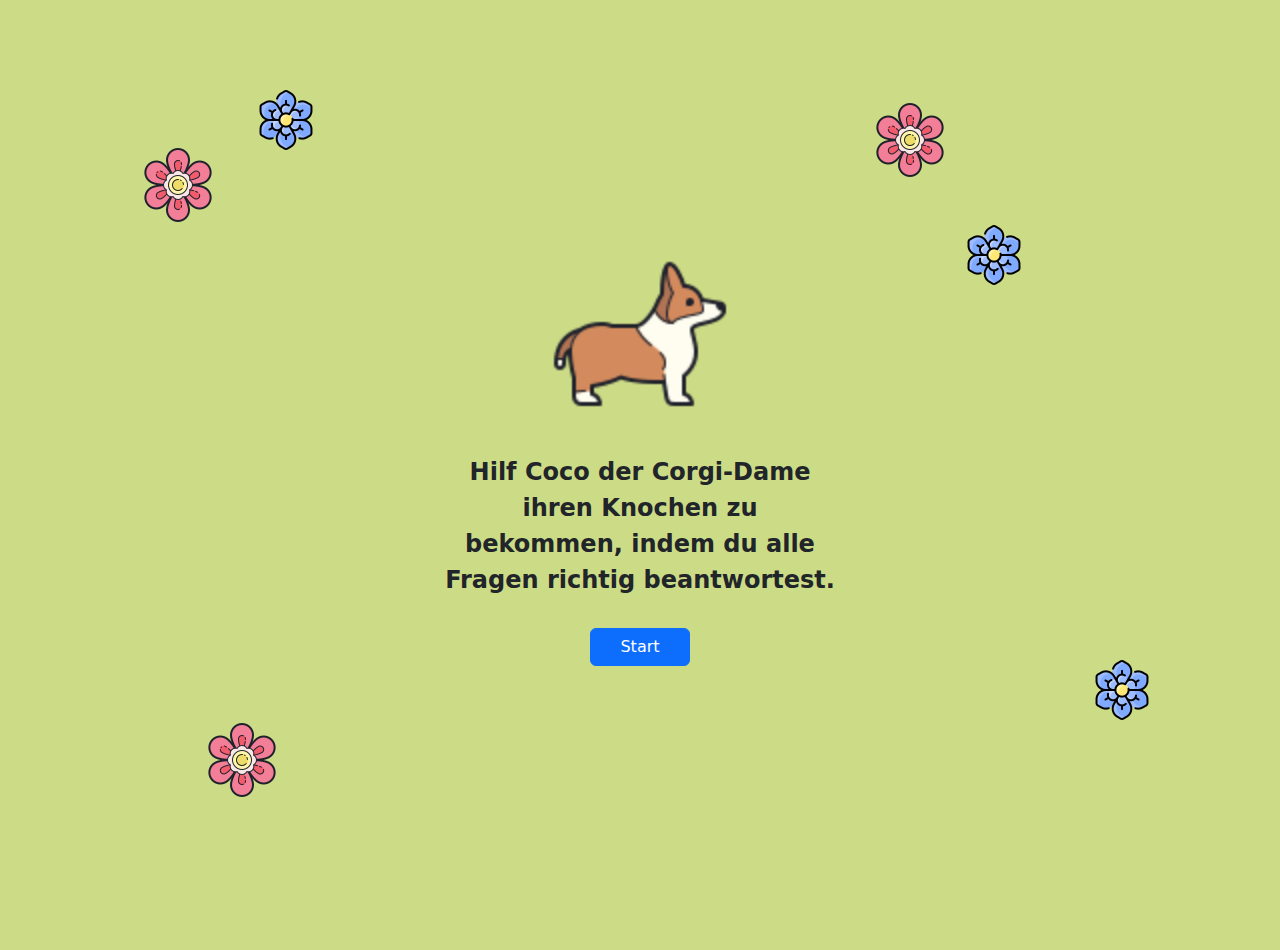
<file: index.html>
<!DOCTYPE html>
<html lang="en">

<head>
    <meta charset="UTF-8">
    <meta name="viewport" content="width=device-width, initial-scale=1.0">
    <title>Quizz App</title>
    <link rel="icon" href="./assets/img/icon-corgi.png" type="img/png" id="favicon">

    <link rel="stylesheet" href="./css/style.css">
    <link rel="stylesheet" href="./css/responsive.css">

    <script src="./script/questions.js"></script>
    <script src="./script/script.js"></script>

    <!-- Bootstrap file -->
    <link href="https://cdn.jsdelivr.net/npm/bootstrap@5.3.3/dist/css/bootstrap.min.css" rel="stylesheet"
        integrity="sha384-QWTKZyjpPEjISv5WaRU9OFeRpok6YctnYmDr5pNlyT2bRjXh0JMhjY6hW+ALEwIH" crossorigin="anonymous">
    <script src="https://cdn.jsdelivr.net/npm/bootstrap@5.3.3/dist/js/bootstrap.bundle.min.js"
        integrity="sha384-YvpcrYf0tY3lHB60NNkmXc5s9fDVZLESaAA55NDzOxhy9GkcIdslK1eN7N6jIeHz"
        crossorigin="anonymous"></script>

</head>

<body>

    <div class="start-menu" id="startMenu">
        <div class="max-width">
            <img src="./assets/img/icon-corgi.png" class="corgi-start-menu">
            <img src="./assets/img/flower-blue.png" class="flower-blue-1">
            <img src="./assets/img/flower-blue.png" class="flower-blue-2">
            <img src="./assets/img/flower-blue.png" class="flower-blue-3">
            <img src="./assets/img/flower-rose.png" class="flower-rose-1">
            <img src="./assets/img/flower-rose.png" class="flower-rose-2">
            <img src="./assets/img/flower-rose.png" class="flower-rose-3">
            <span>Hilf Coco der Corgi-Dame ihren Knochen zu bekommen, indem du alle Fragen richtig beantwortest.</span>
            <button onclick="startQuizz()" class="btn btn-primary start-button">Start</button>
        </div>
    </div>

    <nav class="navbar bg-body-tertiary">
        <div class="container-fluid">
            <span class="navbar-brand mb-0 h1">Quizz App</span>
            <span class="impressum-privacy-policy"><a href="./impressum.html">Impressum</a> | <a href="./privacy-policy.html">Datenschutz</a></span>
        </div>
    </nav>

    <div class="container">

        <div class="card quiz-card">

            <div id="cardImgTopContainer">
                <img src="./assets/img/quiz.jpg" class="card-img-top">
            </div>

            <div class="progress">
                <div id="progressBar" class="progress-bar" role="progressbar" style="width: 20%;" aria-valuenow="0" aria-valuemin="0">0%</div>
            </div>

            <div class="card-body card-body-endscreen" id="endScreen" style="display: none;">
                <div class="text-container-endscreen">
                    <div class="text-center final-headline" id="endScreenText">
                    </div>
                    <div class="text-center">
                        Du hast <b id="amountOfRightQuestions">XXX</b> Frage/n von <b id="amountOfQuestions">XXX</b> richtig beantwortet.
                    </div>
                </div>
                <div class="button-row">
                    <button onclick="restartGame()" class="btn btn-primary">Erneut spielen</button>
                </div>
            </div>

            <div class="card-body" id="questionBody">
                <h5 class="card-title" id="questionText">Frage</h5>

                <div class="card quiz-answer-card mb-2" onclick="answer('answer_1')">
                    <div class="card-body" id="answer_1">
                        Antwort
                    </div>
                </div>

                <div class="card quiz-answer-card mb-2" onclick="answer('answer_2')">
                    <div class="card-body" id="answer_2">
                        Antwort
                    </div>
                </div>

                <div class="card quiz-answer-card mb-2" onclick="answer('answer_3')">
                    <div class="card-body" id="answer_3">
                        Antwort
                    </div>
                </div>

                <div class="card quiz-answer-card mb-2" onclick="answer('answer_4')">
                    <div class="card-body" id="answer_4">
                        Antwort
                    </div>
                </div>

                <div class="question-footer">
                    <span>
                        <b id="questionNumber">1</b> von <b id="allQuestions">5</b> Fragen
                    </span>
                    <button class="btn btn-primary" id="nextButton" onclick="nextQuestion()" disabled>Nächste
                        Frage</button>
                </div>

            </div>
        </div>
    </div>

</body>

</html>
</file>
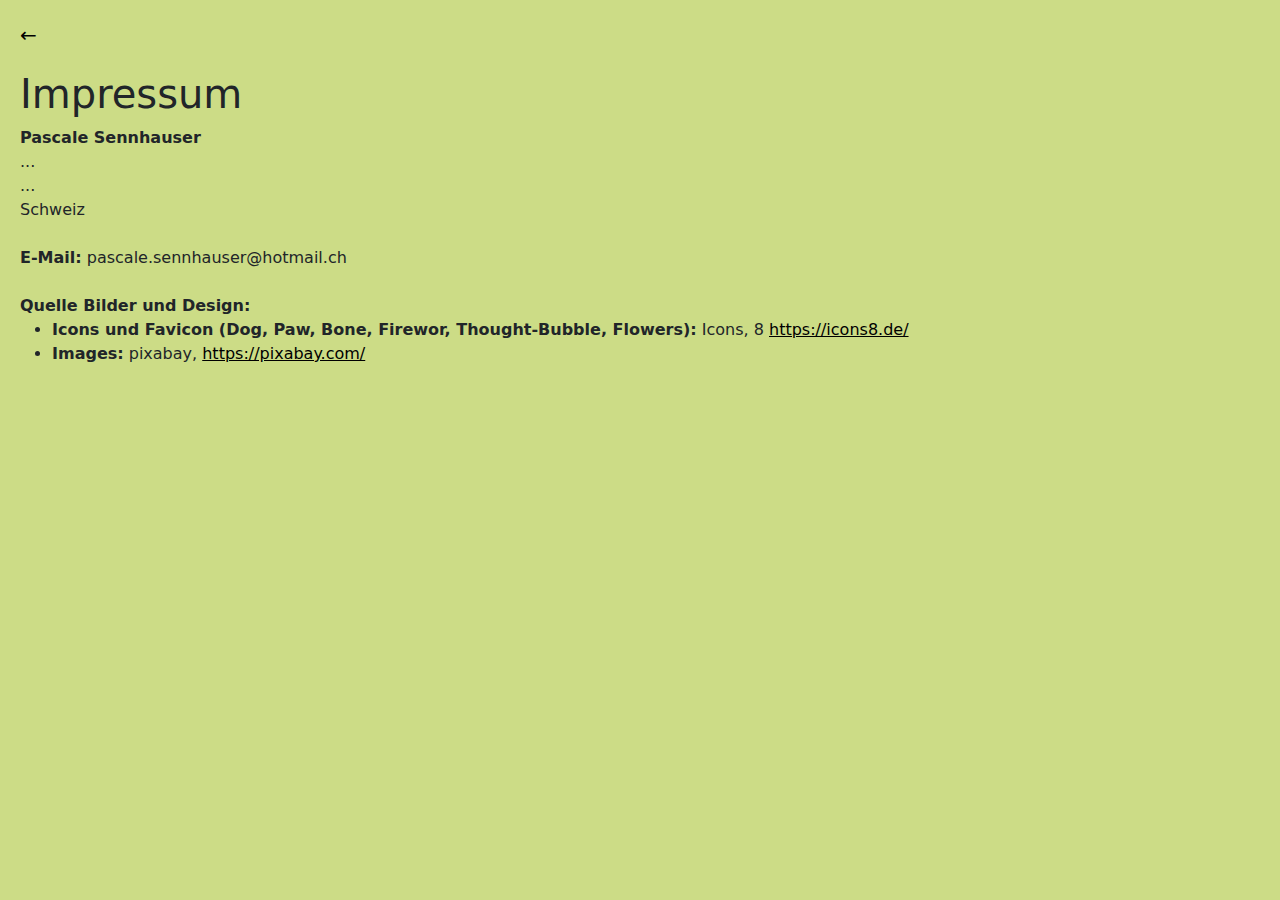
<file: impressum.html>
<!DOCTYPE html>
<html lang="en">

<head>
    <meta charset="UTF-8">
    <meta name="viewport" content="width=device-width, initial-scale=1.0">
    <title>Impressum</title>
    <link rel="icon" href="./assets/img/icon-corgi.png" type="img/png" id="favicon">

    <link rel="stylesheet" href="./css/style.css">
    <link rel="stylesheet" href="./css/responsive.css">

    <!-- Bootstrap file -->
    <link href="https://cdn.jsdelivr.net/npm/bootstrap@5.3.3/dist/css/bootstrap.min.css" rel="stylesheet"
        integrity="sha384-QWTKZyjpPEjISv5WaRU9OFeRpok6YctnYmDr5pNlyT2bRjXh0JMhjY6hW+ALEwIH" crossorigin="anonymous">
    <script src="https://cdn.jsdelivr.net/npm/bootstrap@5.3.3/dist/js/bootstrap.bundle.min.js"
        integrity="sha384-YvpcrYf0tY3lHB60NNkmXc5s9fDVZLESaAA55NDzOxhy9GkcIdslK1eN7N6jIeHz"
        crossorigin="anonymous"></script>
</head>

<body>
    <div class="back-arrow"><a href="./index.html">←</a></div>
    <div class="impressum-container">
        <h1>Impressum</h1>
        <b>Pascale Sennhauser</b><br>
        ...<br>
        ...<br>
        Schweiz<br><br>
        <b>E-Mail:</b> pascale.sennhauser@hotmail.ch<br><br>
        <b>Quelle Bilder und Design: </b>
        <ul>
            <li><b>Icons und Favicon (Dog, Paw, Bone, Firewor, Thought-Bubble, Flowers):</b> Icons, 8 <a
                    href="https://icons8.de/">https://icons8.de/</a></li>
            <li><b>Images:</b> pixabay, <a href="https://pixabay.com/">https://pixabay.com/</a></li>
        </ul>
    </div>
</body>

</html>
</file>
<file: css/style.css>
body {
    background-color: #CCDC86 !important;
}

/* start menu */

.start-menu {
    position: fixed;
    top: 0;
    left: 0;
    right: 0;
    bottom: 0;
    z-index: 100;
    background-color: #CCDC86;
    display: flex;
    justify-content: center;
    align-items: center;
}

.max-width {
    max-width: 1440px;
    width: 100vw;
    height: 100vh;
    display: flex;
    flex-direction: column;
    align-items: center;
    justify-content: center;
    position: relative;
}

.corgi-start-menu {
    height: 200px;
    margin-bottom: 20px;
}

.start-menu span {
    width: 400px;
    text-align: center;
    margin-bottom: 30px;
    font-weight: bold;
    font-size: 24px;
}

.start-button {
    width: 100px;
}

.flower-blue-1 {
    position: absolute;
    top: 10vh;
    left: 20vw;
}

.flower-blue-2 {
    position: absolute;
    right: 20vw;
    top: 25vh;
}

.flower-blue-3 {
    position: absolute;
    right: 10vw;
    bottom: 20vh;
}

.flower-rose-1 {
    position: absolute;
    right: 25vw;
    top: 10vh;
}

.flower-rose-2 {
    position: absolute;
    left: 10vw;
    top: 15vh;
}

.flower-rose-3 {
    position: absolute;
    left: 15vw;
    bottom: 10vh;
}

/* navbar */

.impressum-privacy-policy a {
    color: black;
    text-decoration: none;
}

.impressum-privacy-policy a:hover {
    text-decoration: underline;
}

/* impressum and privacy-policy */

.back-arrow {
    margin: 20px;
}

.back-arrow a {
    text-decoration: none;
    color: black;
    font-size: 20px;
}

.back-arrow a:hover {
    text-decoration: underline;
}

.impressum-container,
.datenschutz-container {
    margin: 0 20px 20px 20px;
}

.impressum-container li a {
    color: black;
}

/* container */

.container {
    min-height: 100vh;
    display: flex;
    align-items: center;
    justify-content: center;
}

.quiz-card {
    width: 30rem;
    min-height: 670px;
}

#cardImgTopContainer {
    height: 269.25px;
}

.card-title {
    min-height: 48px;
}

.question-footer {
    border-top: 1px solid rgba(0, 0, 0, 0.4);
    display: flex;
    justify-content: space-between;
    align-items: center;
    padding-top: 12px;
}

.quiz-answer-card:hover {
    cursor: pointer;
    background-color: rgba(126, 232, 235, 0.3);
}

.bg-success,
.bg-danger {
    color: white !important;
}

/* endscreen */

/* win-screen */

.card-img-top-container-winscreen {
    height: 100%;
    display: flex;
    flex-direction: column;
    justify-content: space-between;
    align-items: center;
}

.firework-container {
    width: 100%;
    display: flex;
    justify-content: space-between;
    padding: 8px 8px 0 8px;
}

.firework {
    height: 100px;
}

.dog-bone-container {
    display: flex;
    align-items: flex-end;
}

.winscreen-corgi {
    height: 150px;
}

.winscreen-bone {
    height: 70px;
    margin-bottom: 10px;
}

/* loose-screen */

.card-img-top-container-loosescreen {
    height: 100%;
    display: flex;
    justify-content: center;
    align-items: end;
    padding-bottom: 20px;
}

.loosescreen-corgi {
    height: 150px;
}

.thought-container {
    position: relative;
    width: 100px;
    height: 100px;
    margin-bottom: 100px;
}

.loosescreen-thought-bubble {
    height: 100px;
}

.loosescreen-bone {
    position: absolute;
    left: 25px;
    top: 12px;
    height: 50px;
}

/* text and button endscreen */

.card-body-endscreen {
    display: flex;
    flex-direction: column;
    justify-content: space-between;
}

.text-container-endscreen {
    padding-top: 40px;
}

.button-row {
    display: flex;
    justify-content: flex-end;
    padding-right: 20px;
}

/* generische Klassen */

.width-100 {
    width: 100%;
}

.text-center {
    text-align: center;
}
</file>
<file: css/responsive.css>
@media (max-width: 550px) {
    /* start menu*/

    .start-menu span {
        width: 250px;
        font-size: 18px;
    }

    .flower-blue-1 {
        top: 1vh;
    }
    
    .flower-blue-2 {
        display: none;
    }
    
    .flower-blue-3 {
        bottom: 1vh;
    }
    
    .flower-rose-1 {
        top: 2vh;
    }
    
    .flower-rose-2 {
        display: none;
    }
    
    .flower-rose-3 {
        bottom: 1vh;
        left: 2vh;
    }

    /* impressum and privacy-policy */

    .back-arrow {
        margin: 8px 8px 20px 8px;
    }

    .impressum-container,
    .datenschutz-container {
        margin: 0 8px 8px 8px;
    }

    .datenschutz-container h1 {
        font-size: 20px;
    }

    .datenschutz-container h2 {
        font-size: 18px;
    }

    .datenschutz-container h3 {
        font-size: 16px;
    }

    .datenschutz-container p {
        font-size: 12px;
    }

    .datenschutz-container li {
        font-size: 12px;
    }

    /* container */

    .container {
        margin: 0 !important;
        padding: 0 !important;
    }

    .quiz-card {
        height: 100vh !important;
    }

    .card-img-top {
        height: 100%;
        object-fit: cover;
    }

    .card-title {
        font-size: 16px;
        min-height: 58px;
    }
}
</file>
